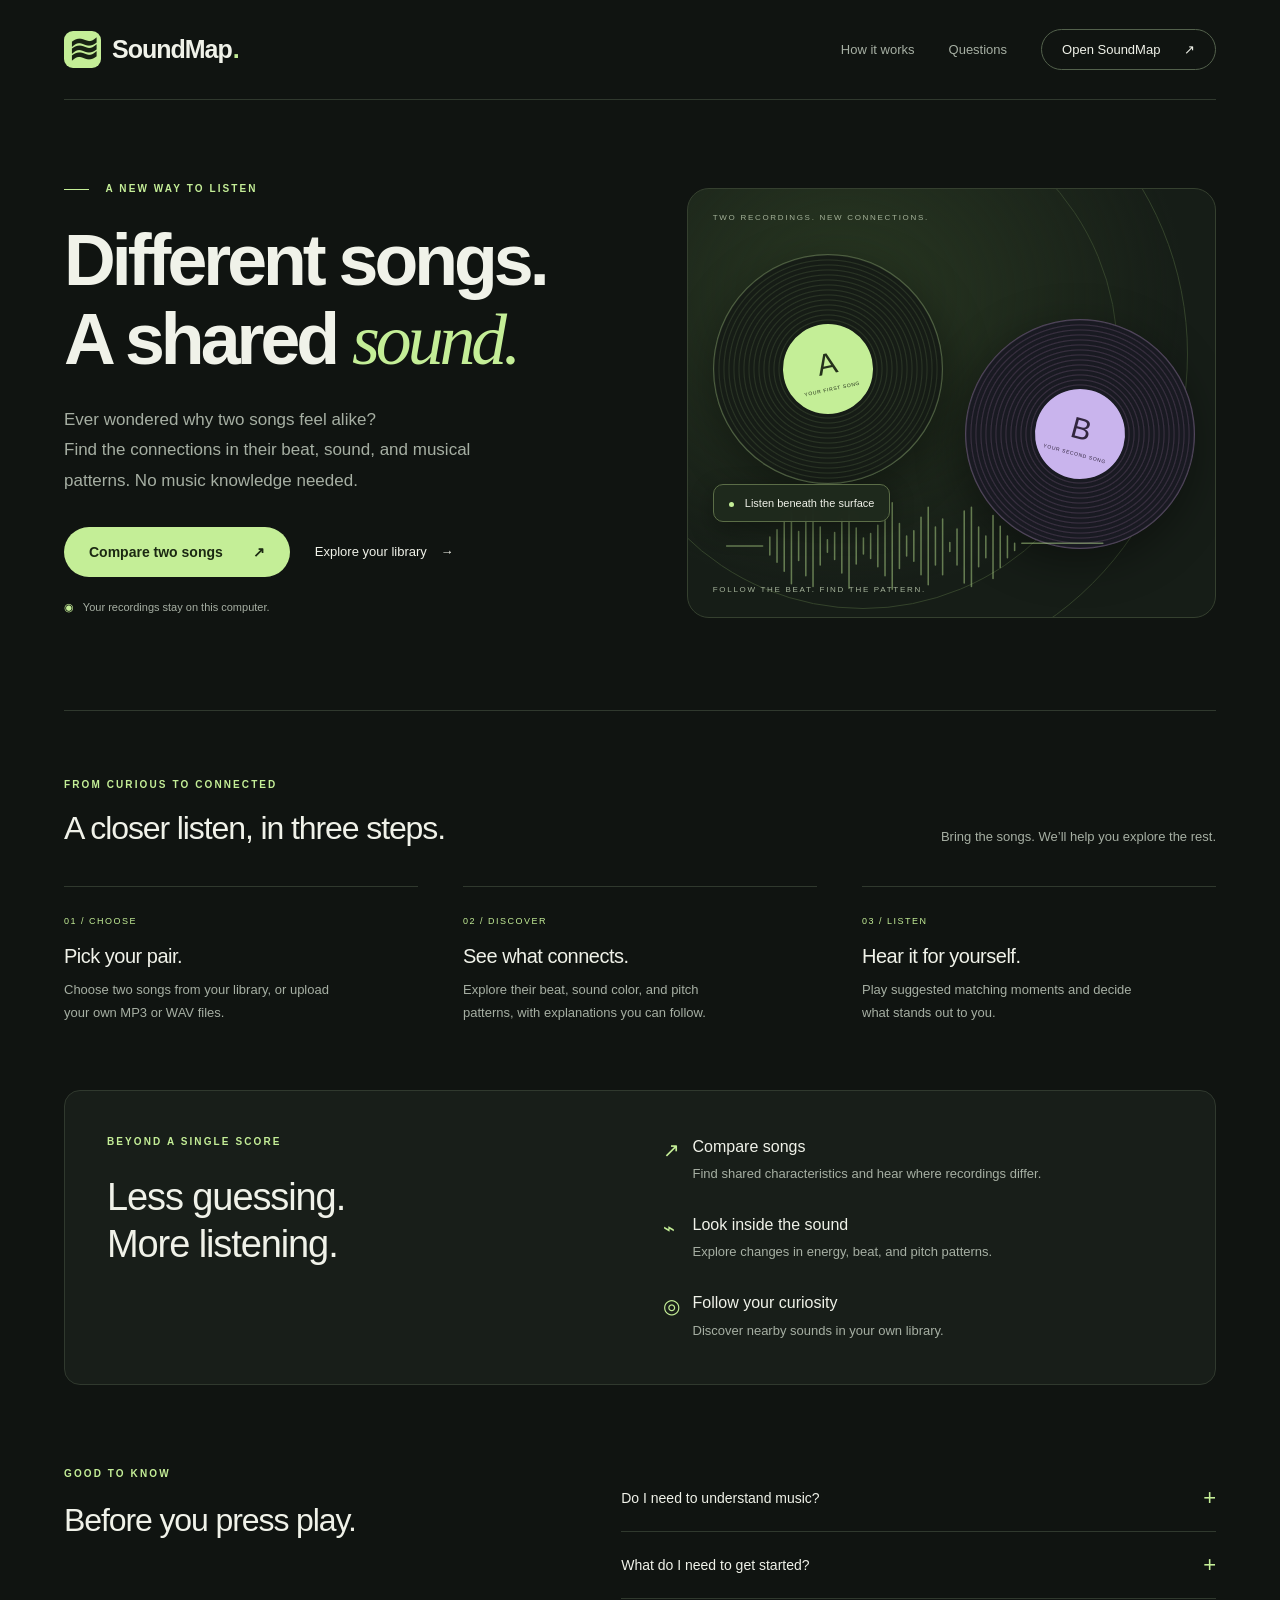
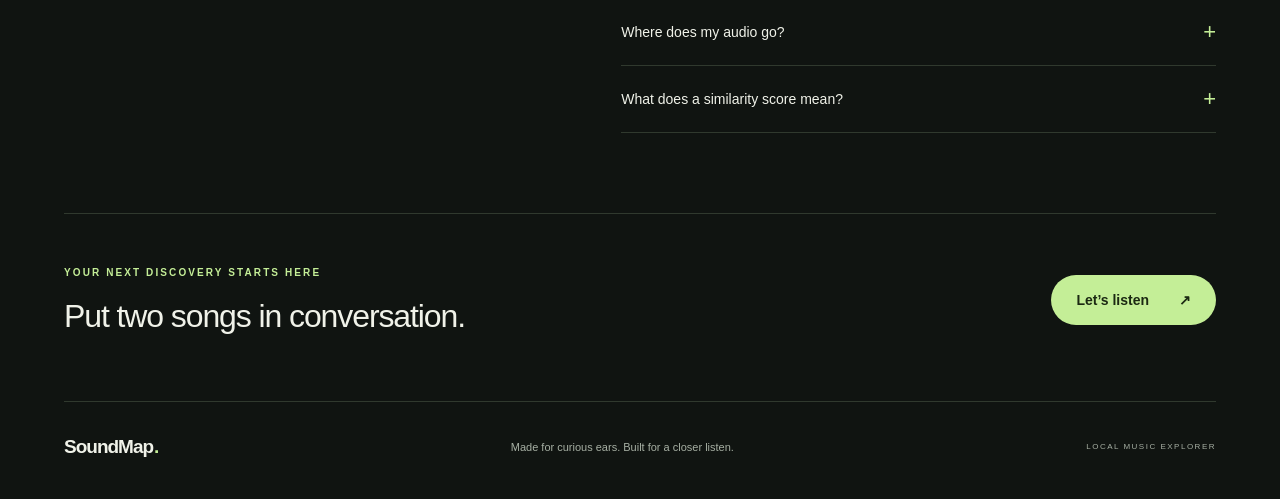
<file: static/landing.html>
<!doctype html>
<html lang="en">
<head><meta charset="utf-8"><meta name="viewport" content="width=device-width,initial-scale=1"><meta name="description" content="Discover what connects two songs. Compare their beat, sound and musical patterns with SoundMap, your local music explorer."><title>SoundMap · Find the connection</title><link rel="stylesheet" href="/static/landing.css"></head>
<body>
<a class="skip" href="#main">Skip to content</a>
<div class="shell">
<header class="site-header"><a class="brand" href="/" aria-label="SoundMap home"><span class="brand-mark" aria-hidden="true">≋</span>SoundMap<span class="brand-dot">.</span></a><nav aria-label="Welcome navigation"><a href="#how-it-works">How it works</a><a href="#questions">Questions</a><a class="nav-open" href="/app">Open SoundMap <span aria-hidden="true">↗</span></a></nav></header>
<main id="main">
<section class="hero" aria-labelledby="hero-title">
<div class="hero-copy"><p class="eyebrow"><span class="small-line"></span> A NEW WAY TO LISTEN</p><h1 id="hero-title">Different songs.<br>A shared <em>sound.</em></h1><p class="hero-description">Ever wondered why two songs feel alike?<br>Find the connections in their beat, sound, and musical patterns. No music knowledge needed.</p><div class="hero-actions"><a class="button primary" href="/app">Compare two songs <span aria-hidden="true">↗</span></a><a class="text-link" href="/app?view=library">Explore your library <span aria-hidden="true">→</span></a></div><p class="privacy"><span aria-hidden="true">◉</span> Your recordings stay on this computer.</p></div>
<div class="sound-art" aria-hidden="true"><div class="art-orbit orbit-one"></div><div class="art-orbit orbit-two"></div><span class="art-caption">TWO RECORDINGS. NEW CONNECTIONS.</span><div class="record record-a"><div class="record-label">A<span>YOUR FIRST SONG</span></div></div><div class="record record-b"><div class="record-label">B<span>YOUR SECOND SONG</span></div></div><div class="connection"><span class="connection-dot"></span> Listen beneath the surface</div><svg class="wave" viewBox="0 0 500 100"><path d="M0 [base64]"/></svg><span class="art-bottom">FOLLOW THE BEAT. FIND THE PATTERN.</span></div>
</section>
<section id="how-it-works" class="how" aria-labelledby="how-title"><div class="section-top"><p class="eyebrow">FROM CURIOUS TO CONNECTED</p><h2 id="how-title">A closer listen, in three steps.</h2><p>Bring the songs. We’ll help you explore the rest.</p></div><div class="steps"><article><span class="step-number">01 / CHOOSE</span><h3>Pick your pair.</h3><p>Choose two songs from your library, or upload your own MP3 or WAV files.</p></article><article><span class="step-number">02 / DISCOVER</span><h3>See what connects.</h3><p>Explore their beat, sound color, and pitch patterns, with explanations you can follow.</p></article><article><span class="step-number">03 / LISTEN</span><h3>Hear it for yourself.</h3><p>Play suggested matching moments and decide what stands out to you.</p></article></div></section>
<section class="discovery" aria-labelledby="discover-title"><div><p class="eyebrow">BEYOND A SINGLE SCORE</p><h2 id="discover-title">Less guessing.<br>More listening.</h2></div><div class="discovery-items"><p><span>↗</span><strong>Compare songs</strong>Find shared characteristics and hear where recordings differ.</p><p><span>⌁</span><strong>Look inside the sound</strong>Explore changes in energy, beat, and pitch patterns.</p><p><span>◎</span><strong>Follow your curiosity</strong>Discover nearby sounds in your own library.</p></div></section>
<section id="questions" class="questions" aria-labelledby="questions-title"><div><p class="eyebrow">GOOD TO KNOW</p><h2 id="questions-title">Before you press play.</h2></div><div class="faq"><details><summary>Do I need to understand music?</summary><p>No. Start with two songs you know. Compare their characteristics, then play the suggested passages. Detailed settings are optional.</p></details><details><summary>What do I need to get started?</summary><p>Two recordings from your library, or two MP3 or WAV files you have permission to use. A new upload may need a little time to analyze; the app shows its progress.</p></details><details><summary>Where does my audio go?</summary><p>Your uploaded recordings and their analysis are stored locally on this computer. The app does not send your songs to a paid cloud service. Initial setup may download software and models.</p></details><details><summary>What does a similarity score mean?</summary><p>It summarizes particular audio characteristics. It is a starting point for exploration, not a percentage of identical music or proof of copying. Some results are estimates, and the app shows when evidence is unavailable.</p></details></div></section>
<section class="closing"><div><p class="eyebrow">YOUR NEXT DISCOVERY STARTS HERE</p><h2>Put two songs in conversation.</h2></div><a class="button primary" href="/app">Let’s listen <span aria-hidden="true">↗</span></a></section>
</main><footer><a class="brand footer-brand" href="/">SoundMap<span class="brand-dot">.</span></a><p>Made for curious ears. Built for a closer listen.</p><span>LOCAL MUSIC EXPLORER</span></footer>
</div></body></html>
</file>
<file: static/landing.css>
:root{color-scheme:dark;--bg:#101411;--panel:#181e19;--text:#f0f2e9;--muted:#a6afa3;--line:#30392e;--lime:#c4ee97;--purple:#c9b4ed}*{box-sizing:border-box}html{scroll-behavior:smooth;scroll-padding-top:25px}body{margin:0;background:var(--bg);color:var(--text);font-family:"Segoe UI",Arial,sans-serif;-webkit-font-smoothing:antialiased}a{color:inherit;text-decoration:none}a:focus-visible,summary:focus-visible{outline:2px solid var(--lime);outline-offset:6px}.shell{max-width:1400px;padding:0 64px;margin:auto}.skip{position:absolute;left:20px;top:-100px;padding:12px;background:var(--lime);color:#101411;z-index:5}.skip:focus{top:12px}.site-header{height:100px;display:flex;align-items:center;justify-content:space-between;border-bottom:1px solid var(--line)}.brand{display:flex;align-items:center;font-size:25px;font-weight:650;letter-spacing:-1px;gap:7px}.brand-mark{font-size:37px;line-height:1;background:var(--lime);color:#182313;border-radius:9px;width:37px;text-align:center;margin-right:4px}.brand-dot{color:var(--lime);margin-left:-6px}nav{display:flex;align-items:center;gap:34px;font-size:13px}nav>a:not(.nav-open){color:var(--muted)}nav a:hover,.text-link:hover{color:var(--lime)}.nav-open{border:1px solid #53614c;border-radius:100px;padding:12px 20px}.nav-open span{margin-left:20px}.hero{display:grid;grid-template-columns:1.12fr 1fr;align-items:center;gap:30px;min-height:610px;padding:65px 0 70px}.eyebrow{font-size:10px;font-weight:650;letter-spacing:2.1px;color:var(--lime);margin:0 0 24px;line-height:1.7}.small-line{display:inline-block;width:25px;height:1px;background:var(--lime);vertical-align:middle;margin-right:12px}h1{font-size:clamp(46px,5.6vw,78px);line-height:1.09;letter-spacing:-4px;font-weight:550;margin:0 0 26px}h1 em{font-family:Georgia,serif;font-weight:400;color:var(--lime)}.hero-description{font-size:17px;line-height:1.8;color:var(--muted);max-width:425px;margin:0 0 30px}.hero-actions{display:flex;align-items:center;gap:25px;flex-wrap:wrap}.button{display:inline-flex;align-items:center;justify-content:space-between;gap:30px;border-radius:100px;padding:17px 25px;font-size:14px;font-weight:650;transition:background .15s,transform .15s}.primary{background:var(--lime);color:#1b2812}.primary:hover{background:#d6f6b6;transform:translateY(-2px)}.text-link{font-size:13px}.text-link span{margin-left:10px}.privacy{font-size:11px;color:var(--muted);margin-top:24px}.privacy span{color:var(--lime);margin-right:6px}.sound-art{position:relative;height:430px;border:1px solid #35402f;border-radius:22px;background:radial-gradient(ellipse at 30% 25%,#293822 0,transparent 65%),#161d17;overflow:hidden}.art-caption,.art-bottom{position:absolute;font-size:8px;letter-spacing:1.7px;color:#a4b299;left:25px}.art-caption{top:24px}.art-bottom{bottom:23px}.record{position:absolute;width:230px;height:230px;border-radius:50%;background:repeating-radial-gradient(circle at center,#161c16 0px,#161c16 3px,#2a3425 4px,#182017 5px);box-shadow:0 12px 45px #0006;display:grid;place-items:center;border:1px solid #4f6042}.record-a{top:65px;left:25px;transform:rotate(-12deg)}.record-b{top:130px;right:20px;transform:rotate(15deg);background:repeating-radial-gradient(circle at center,#191a22 0px,#191a22 3px,#383040 4px,#211d28 5px);border-color:#51465c}.record-label{display:grid;place-items:center;align-content:center;background:var(--lime);width:90px;height:90px;border-radius:50%;color:#24311b;font-size:30px;font-weight:500}.record-label span{font-size:5px;letter-spacing:.7px;margin-top:5px}.record-b .record-label{background:var(--purple);color:#32263f}.art-orbit{position:absolute;border:1px solid #34432b;border-radius:50%;width:510px;height:510px;left:-80px;top:-90px}.orbit-two{width:650px;height:650px;left:-150px;top:-160px}.connection{position:absolute;top:295px;left:25px;padding:12px 15px;border:1px solid #5b6d47;border-radius:10px;background:#202b1eed;backdrop-filter:blur(10px);font-size:11px;box-shadow:0 8px 24px #0005;z-index:2}.connection-dot{display:inline-block;width:5px;height:5px;background:var(--lime);border-radius:50%;margin-right:8px}.wave{position:absolute;left:0;bottom:26px;width:100%;height:90px;opacity:.45;fill:none;stroke:var(--lime);stroke-width:1.7;stroke-linecap:round}.how{border-top:1px solid var(--line);padding:65px 0}.section-top{display:grid;grid-template-columns:1fr 1fr;align-items:end;gap:0 30px}.section-top .eyebrow{grid-column:1/-1;margin-bottom:15px}h2{font-size:32px;font-weight:500;letter-spacing:-1.1px;line-height:1.25;margin:0}.section-top>p:last-child{justify-self:end;color:var(--muted);font-size:13px;margin:0 0 4px}.steps{display:grid;grid-template-columns:repeat(3,1fr);gap:45px;margin-top:38px}.steps article{border-top:1px solid var(--line);padding-top:23px}.step-number{font-size:9px;letter-spacing:1.5px;color:var(--lime)}h3{font-size:20px;font-weight:500;letter-spacing:-.5px;margin:17px 0 10px}.steps p{font-size:13px;line-height:1.8;color:var(--muted);margin:0;max-width:270px}.discovery{background:var(--panel);border:1px solid var(--line);border-radius:16px;padding:42px;display:grid;grid-template-columns:1fr 1fr;gap:45px}.discovery h2{font-size:38px}.discovery-items p{position:relative;padding-left:30px;margin:0 0 26px;color:var(--muted);font-size:13px;line-height:1.7}.discovery-items p:last-child{margin-bottom:0}.discovery-items strong{display:block;color:var(--text);font-weight:500;font-size:16px;margin-bottom:3px}.discovery-items span{position:absolute;left:0;top:0;color:var(--lime);font-size:20px}.questions{display:grid;grid-template-columns:1fr 1.15fr;gap:40px;padding:80px 0}.questions .eyebrow{margin-bottom:18px}.faq details{border-bottom:1px solid var(--line)}.faq summary{cursor:pointer;list-style:none;display:flex;justify-content:space-between;align-items:center;gap:16px;padding:20px 0;font-size:14px}.faq summary::-webkit-details-marker{display:none}.faq summary:after{content:'+';font-size:22px;color:var(--lime);font-weight:300}.faq details[open] summary:after{content:'−'}.faq details p{color:var(--muted);font-size:13px;line-height:1.85;margin:0 20px 20px 0}.closing{border-top:1px solid var(--line);display:flex;align-items:center;justify-content:space-between;gap:30px;padding:50px 0 65px}.closing .eyebrow{margin-bottom:15px}footer{border-top:1px solid var(--line);display:flex;align-items:center;justify-content:space-between;gap:20px;padding:28px 0 35px;color:var(--muted)}footer p{font-size:11px}footer>span{font-size:8px;letter-spacing:1.5px}.footer-brand{color:var(--text);font-size:19px}@media(min-width:1400px){.hero{min-height:650px}}@media(max-width:1050px){.shell{padding:0 35px}.hero{gap:25px}h1{letter-spacing:-2.7px}.record{width:190px;height:190px}.record-a{left:10px}.record-b{right:10px}.sound-art{height:400px}.connection{top:285px;left:15px;font-size:10px}.hero-actions{gap:18px}.discovery{padding:30px}}@media(max-width:760px){.shell{padding:0 22px}.site-header{height:85px}.brand{font-size:22px}.brand-mark{width:32px;font-size:32px}nav{gap:16px}nav>a:not(.nav-open){display:none}.nav-open{font-size:12px;padding:10px 15px}.nav-open span{margin-left:10px}.hero{grid-template-columns:1fr;padding:45px 0;gap:35px;min-height:0}h1{font-size:clamp(44px,10.7vw,70px);letter-spacing:-2.5px}.hero-description{font-size:15px;max-width:460px}.eyebrow{font-size:9px}.sound-art{height:345px;max-width:500px;width:100%}.record{width:185px;height:185px}.record-a{top:60px;left:20px}.record-b{top:110px;right:20px}.record-label{width:77px;height:77px}.connection{top:250px}.art-bottom{font-size:7px;bottom:17px}.wave{bottom:0}.how{padding:40px 0}.section-top{display:block}.section-top>p:last-child{margin-top:14px;line-height:1.7}h2{font-size:28px}.steps{grid-template-columns:1fr;gap:25px;margin-top:28px}.steps p{max-width:none}.steps article{padding-top:18px}h3{margin-top:12px}.discovery{grid-template-columns:1fr;gap:30px;padding:26px}.discovery h2{font-size:32px}.questions{grid-template-columns:1fr;padding:48px 0;gap:18px}.closing{align-items:flex-start;flex-direction:column;padding:36px 0 45px}.closing h2{font-size:27px}footer{flex-wrap:wrap;gap:10px}footer p{margin:0}footer>span{width:100%}}@media(prefers-reduced-motion:reduce){html{scroll-behavior:auto}.button{transition:none}.primary:hover{transform:none}}
</file>
